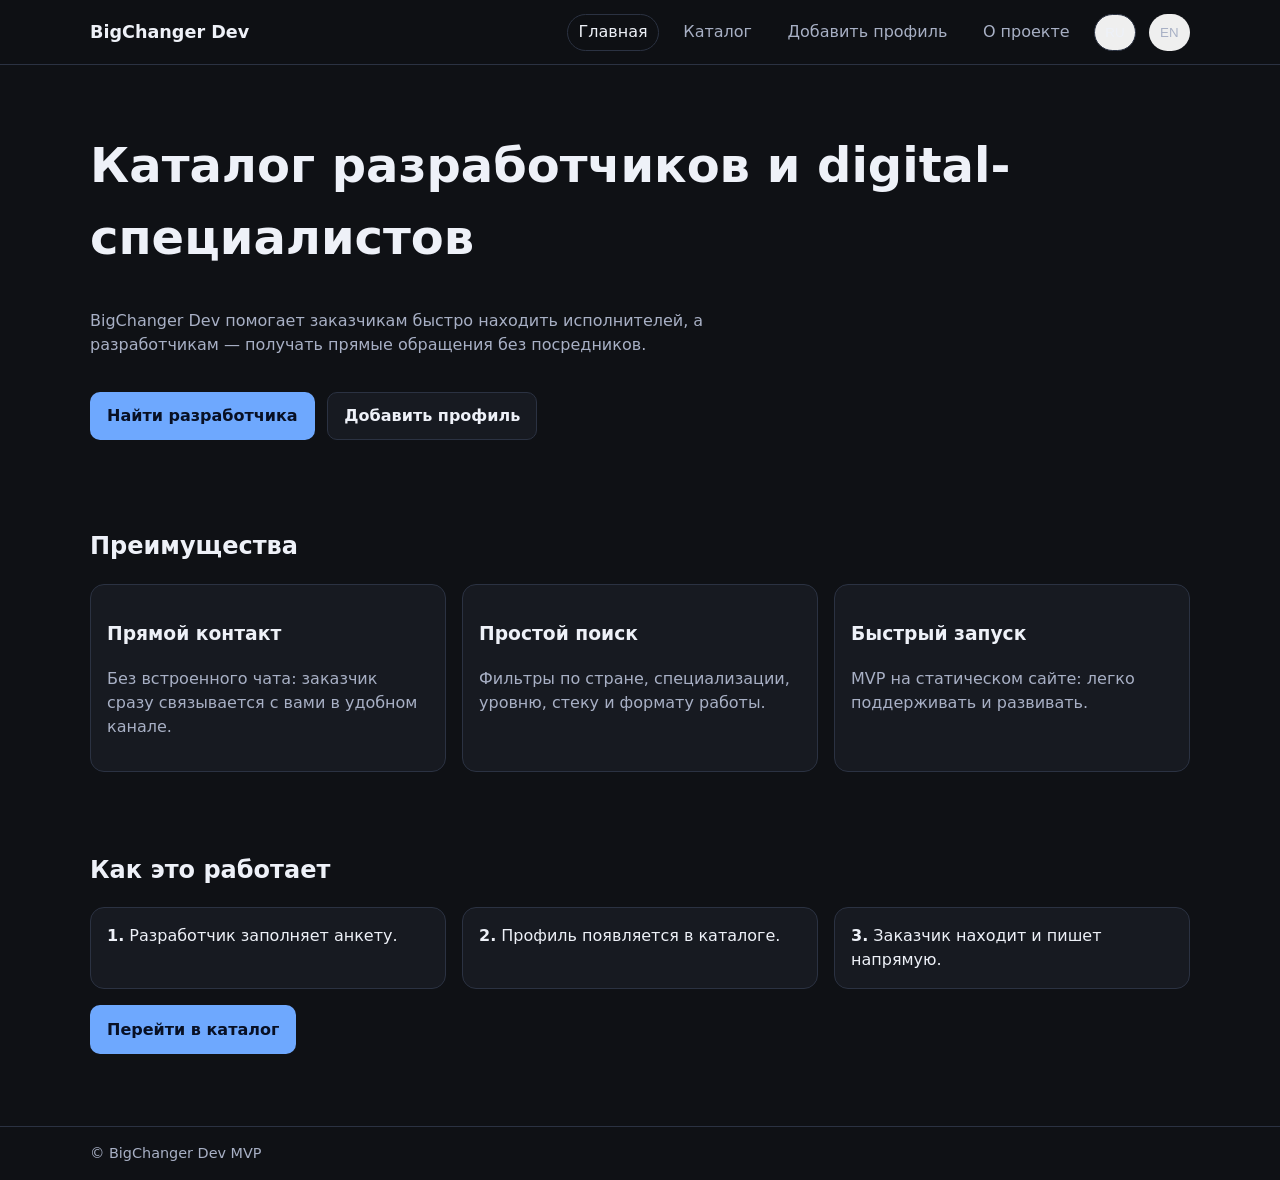
<file: index.html>
<!doctype html>
<html lang="ru">
  <head>
    <meta charset="UTF-8" />
    <meta name="viewport" content="width=device-width, initial-scale=1.0" />
    <title>BigChanger Dev</title>
    <link rel="stylesheet" href="assets/css/styles.css" />
  </head>
  <body>
    <header class="header">
      <div class="container nav">
        <a class="brand" href="index.html" data-i18n="brand">BigChanger Dev</a>
        <nav class="nav-links">
          <a class="nav-link active" href="index.html" data-i18n="nav_home">Главная</a>
          <a class="nav-link" href="developers.html" data-i18n="nav_catalog">Каталог</a>
          <a class="nav-link" href="submit.html" data-i18n="nav_submit">Добавить профиль</a>
          <a class="nav-link" href="about.html" data-i18n="nav_about">О проекте</a>
          <button class="nav-link" data-lang="ru" data-i18n="lang_ru">RU</button>
          <button class="nav-link" data-lang="en" data-i18n="lang_en">EN</button>
        </nav>
      </div>
    </header>

    <main class="container">
      <section class="hero">
        <h1 data-i18n="home_title">Каталог разработчиков и digital-специалистов</h1>
        <p data-i18n="home_desc">
          BigChanger Dev помогает заказчикам быстро находить исполнителей, а разработчикам — получать прямые обращения без посредников.
        </p>
        <div class="actions">
          <a class="btn primary" href="developers.html" data-i18n="home_find">Найти разработчика</a>
          <a class="btn" href="submit.html" data-i18n="home_add">Добавить профиль</a>
        </div>
      </section>

      <section class="section">
        <h2 data-i18n="home_adv">Преимущества</h2>
        <div class="grid cols-3">
          <article class="card">
            <h3 data-i18n="home_adv_1_t">Прямой контакт</h3>
            <p class="muted" data-i18n="home_adv_1_d">Без встроенного чата: заказчик сразу связывается с вами в удобном канале.</p>
          </article>
          <article class="card">
            <h3 data-i18n="home_adv_2_t">Простой поиск</h3>
            <p class="muted" data-i18n="home_adv_2_d">Фильтры по стране, специализации, уровню, стеку и формату работы.</p>
          </article>
          <article class="card">
            <h3 data-i18n="home_adv_3_t">Быстрый запуск</h3>
            <p class="muted" data-i18n="home_adv_3_d">MVP на статическом сайте: легко поддерживать и развивать.</p>
          </article>
        </div>
      </section>

      <section class="section">
        <h2 data-i18n="home_how">Как это работает</h2>
        <div class="grid cols-3">
          <article class="card"><strong>1.</strong> <span data-i18n="home_step_1">Разработчик заполняет анкету.</span></article>
          <article class="card"><strong>2.</strong> <span data-i18n="home_step_2">Профиль появляется в каталоге.</span></article>
          <article class="card"><strong>3.</strong> <span data-i18n="home_step_3">Заказчик находит и пишет напрямую.</span></article>
        </div>
        <div class="actions" style="margin-top: 1rem">
          <a class="btn primary" href="developers.html" data-i18n="home_go_catalog">Перейти в каталог</a>
        </div>
      </section>
    </main>

    <footer class="footer">
      <div class="container" data-i18n="footer">© BigChanger Dev MVP</div>
    </footer>
    <script src="js/i18n.js"></script>
    <script>initLanguageSwitcher();</script>
  </body>
</html>
</file>
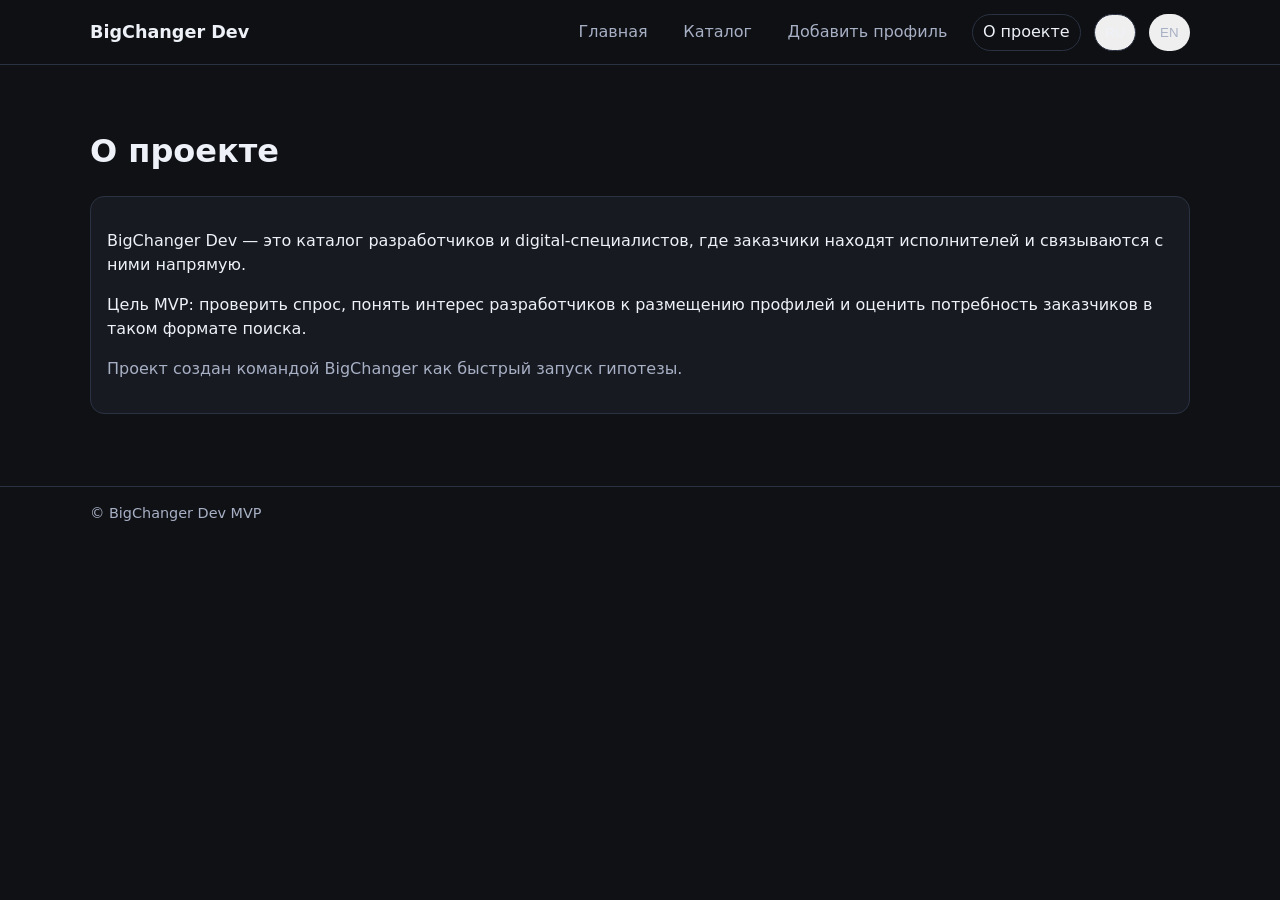
<file: about.html>
<!doctype html>
<html lang="ru">
  <head>
    <meta charset="UTF-8" />
    <meta name="viewport" content="width=device-width, initial-scale=1.0" />
    <title>BigChanger Dev About</title>
    <link rel="stylesheet" href="assets/css/styles.css" />
  </head>
  <body>
    <header class="header">
      <div class="container nav">
        <a class="brand" href="index.html" data-i18n="brand">BigChanger Dev</a>
        <nav class="nav-links">
          <a class="nav-link" href="index.html" data-i18n="nav_home">Главная</a>
          <a class="nav-link" href="developers.html" data-i18n="nav_catalog">Каталог</a>
          <a class="nav-link" href="submit.html" data-i18n="nav_submit">Добавить профиль</a>
          <a class="nav-link active" href="about.html" data-i18n="nav_about">О проекте</a>
          <button class="nav-link" data-lang="ru" data-i18n="lang_ru">RU</button>
          <button class="nav-link" data-lang="en" data-i18n="lang_en">EN</button>
        </nav>
      </div>
    </header>

    <main class="container section">
      <h1 data-i18n="about_title">О проекте</h1>
      <div class="card">
        <p data-i18n="about_p1">BigChanger Dev — это каталог разработчиков и digital-специалистов, где заказчики находят исполнителей и связываются с ними напрямую.</p>
        <p data-i18n="about_p2">Цель MVP: проверить спрос, понять интерес разработчиков к размещению профилей и оценить потребность заказчиков в таком формате поиска.</p>
        <p class="muted" data-i18n="about_p3">Проект создан командой BigChanger как быстрый запуск гипотезы.</p>
      </div>
    </main>

    <footer class="footer">
      <div class="container" data-i18n="footer">© BigChanger Dev MVP</div>
    </footer>
    <script src="js/i18n.js"></script>
    <script>initLanguageSwitcher();</script>
  </body>
</html>
</file>
<file: assets/css/styles.css>
:root {
  --bg: #0f1115;
  --surface: #171a21;
  --surface-alt: #1f2430;
  --text: #eef1f8;
  --muted: #a8b0c5;
  --accent: #6ea8fe;
  --accent-strong: #4d8dff;
  --border: #2b3242;
  --ok: #3ddc97;
}

* {
  box-sizing: border-box;
}

body {
  margin: 0;
  font-family: Inter, system-ui, -apple-system, Segoe UI, Roboto, sans-serif;
  background: var(--bg);
  color: var(--text);
  line-height: 1.5;
}

a {
  color: inherit;
  text-decoration: none;
}

.container {
  width: min(1100px, 92%);
  margin: 0 auto;
}

.header {
  border-bottom: 1px solid var(--border);
  position: sticky;
  top: 0;
  backdrop-filter: blur(8px);
  background: rgba(15, 17, 21, 0.9);
  z-index: 10;
}

.nav {
  display: flex;
  justify-content: space-between;
  align-items: center;
  padding: 0.85rem 0;
  gap: 1rem;
}

.brand {
  font-weight: 700;
  font-size: 1.1rem;
}

.nav-links {
  display: flex;
  gap: 0.8rem;
  flex-wrap: wrap;
}

.nav-link {
  padding: 0.35rem 0.65rem;
  border: 1px solid transparent;
  border-radius: 999px;
  color: var(--muted);
}

.nav-link:hover,
.nav-link.active {
  color: var(--text);
  border-color: var(--border);
}

.hero {
  padding: 4rem 0 3rem;
  display: grid;
  gap: 1.2rem;
}

.hero h1 {
  margin: 0;
  font-size: clamp(2rem, 5vw, 3rem);
}

.hero p {
  max-width: 720px;
  color: var(--muted);
}

.actions {
  display: flex;
  gap: 0.8rem;
  flex-wrap: wrap;
}

.btn {
  display: inline-flex;
  align-items: center;
  justify-content: center;
  border: 1px solid var(--border);
  padding: 0.7rem 1rem;
  border-radius: 10px;
  font-weight: 600;
  cursor: pointer;
  background: var(--surface);
  color: var(--text);
}

.btn.primary {
  background: var(--accent);
  color: #081024;
  border-color: transparent;
}

.btn.primary:hover {
  background: var(--accent-strong);
}

.section {
  padding: 2.5rem 0;
}

.section h2 {
  margin-top: 0;
}

.grid {
  display: grid;
  gap: 1rem;
}

.grid.cols-3 {
  grid-template-columns: repeat(auto-fit, minmax(220px, 1fr));
}

.card {
  background: var(--surface);
  border: 1px solid var(--border);
  border-radius: 14px;
  padding: 1rem;
}

.muted {
  color: var(--muted);
}

.filters {
  display: grid;
  grid-template-columns: repeat(auto-fit, minmax(150px, 1fr));
  gap: 0.8rem;
  margin-bottom: 1rem;
}

.input,
select,
textarea {
  width: 100%;
  border: 1px solid var(--border);
  border-radius: 10px;
  background: var(--surface-alt);
  color: var(--text);
  padding: 0.6rem 0.7rem;
  font: inherit;
}

.dev-card h3 {
  margin: 0 0 0.3rem;
}

.tags {
  display: flex;
  flex-wrap: wrap;
  gap: 0.45rem;
  margin: 0.6rem 0;
}

.tag {
  border: 1px solid var(--border);
  border-radius: 999px;
  padding: 0.15rem 0.55rem;
  font-size: 0.85rem;
  color: var(--muted);
}

.profile {
  display: grid;
  grid-template-columns: 180px 1fr;
  gap: 1.2rem;
}

.avatar {
  width: 160px;
  height: 160px;
  border-radius: 16px;
  object-fit: cover;
  border: 1px solid var(--border);
}

.links-list {
  display: flex;
  flex-wrap: wrap;
  gap: 0.6rem;
}

.footer {
  border-top: 1px solid var(--border);
  margin-top: 2rem;
  padding: 1rem 0;
  color: var(--muted);
  font-size: 0.9rem;
}

.notice {
  border-left: 4px solid var(--ok);
  background: rgba(61, 220, 151, 0.08);
  padding: 0.85rem;
  border-radius: 10px;
}

@media (max-width: 700px) {
  .profile {
    grid-template-columns: 1fr;
  }

  .avatar {
    width: 120px;
    height: 120px;
  }
}


label {
  display: grid;
  gap: 0.4rem;
}

button.btn {
  font: inherit;
}

.success-text {
  color: #3ddc97;
}

.error-text {
  color: #ff7f7f;
}
</file>
